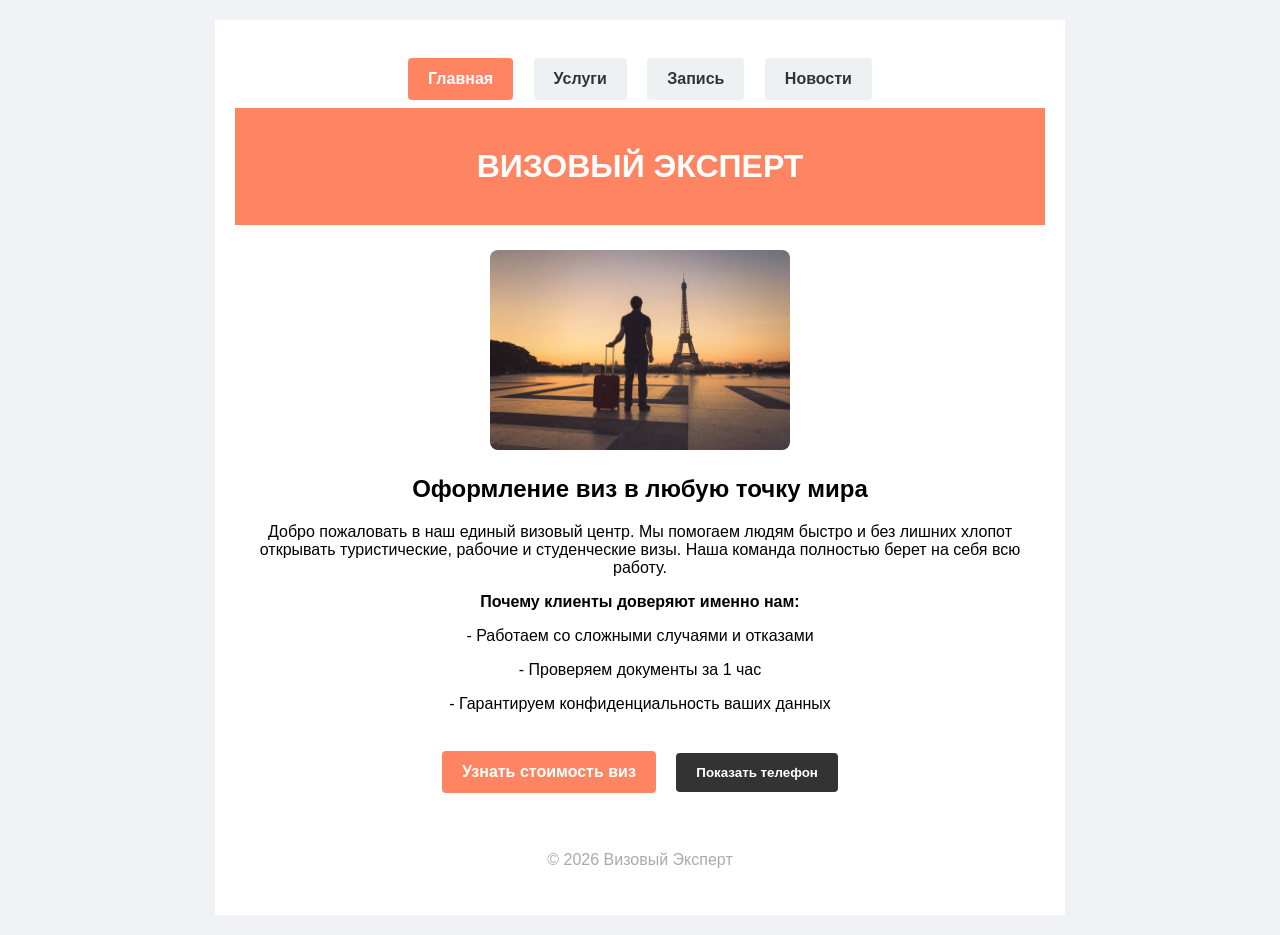
<file: index.html>
<!DOCTYPE html>
<html>
<head>
    <meta charset="UTF-8">
    <title>Визовый Эксперт — Главная</title>
    <link rel="stylesheet" href="style.css">
</head>
<body>
    <div class="main-wrapper">
        <div class="menu">
            <a href="index.html" class="button active">Главная</a>
            <a href="catalog.html" class="button">Услуги</a>
            <a href="contacts.html" class="button">Запись</a>
            <a href="news.html" class="button">Новости</a>
        </div>

        <div class="hero-banner">
            <h1>ВИЗОВЫЙ ЭКСПЕРТ</h1>
        </div>
        <img src="main_banner.jpg" alt="Визовый центр" class="page-img">

        <h2>Оформление виз в любую точку мира</h2>
        <p>Добро пожаловать в наш единый визовый центр. Мы помогаем людям быстро и без лишних хлопот открывать туристические, рабочие и студенческие визы. Наша команда полностью берет на себя всю работу.</p>
        
        <p><b>Почему клиенты доверяют именно нам:</b></p>
        <p>- Работаем со сложными случаями и отказами</p>
        <p>- Проверяем документы за 1 час</p>
        <p>- Гарантируем конфиденциальность ваших данных</p>

        <div style="margin-top: 30px;">
            <a href="catalog.html" class="action-btn">Узнать стоимость виз</a>
            <button onclick="alert('Наш телефон: +7 963 766 80 83. Звоните с 9:00 до 23:00')" class="action-btn" style="background-color: #333;">Показать телефон</button>
        </div>
        <p style="color: #aaa; margin-top: 50px;">© 2026 Визовый Эксперт</p>
    </div>
</body>
</html>
</file>
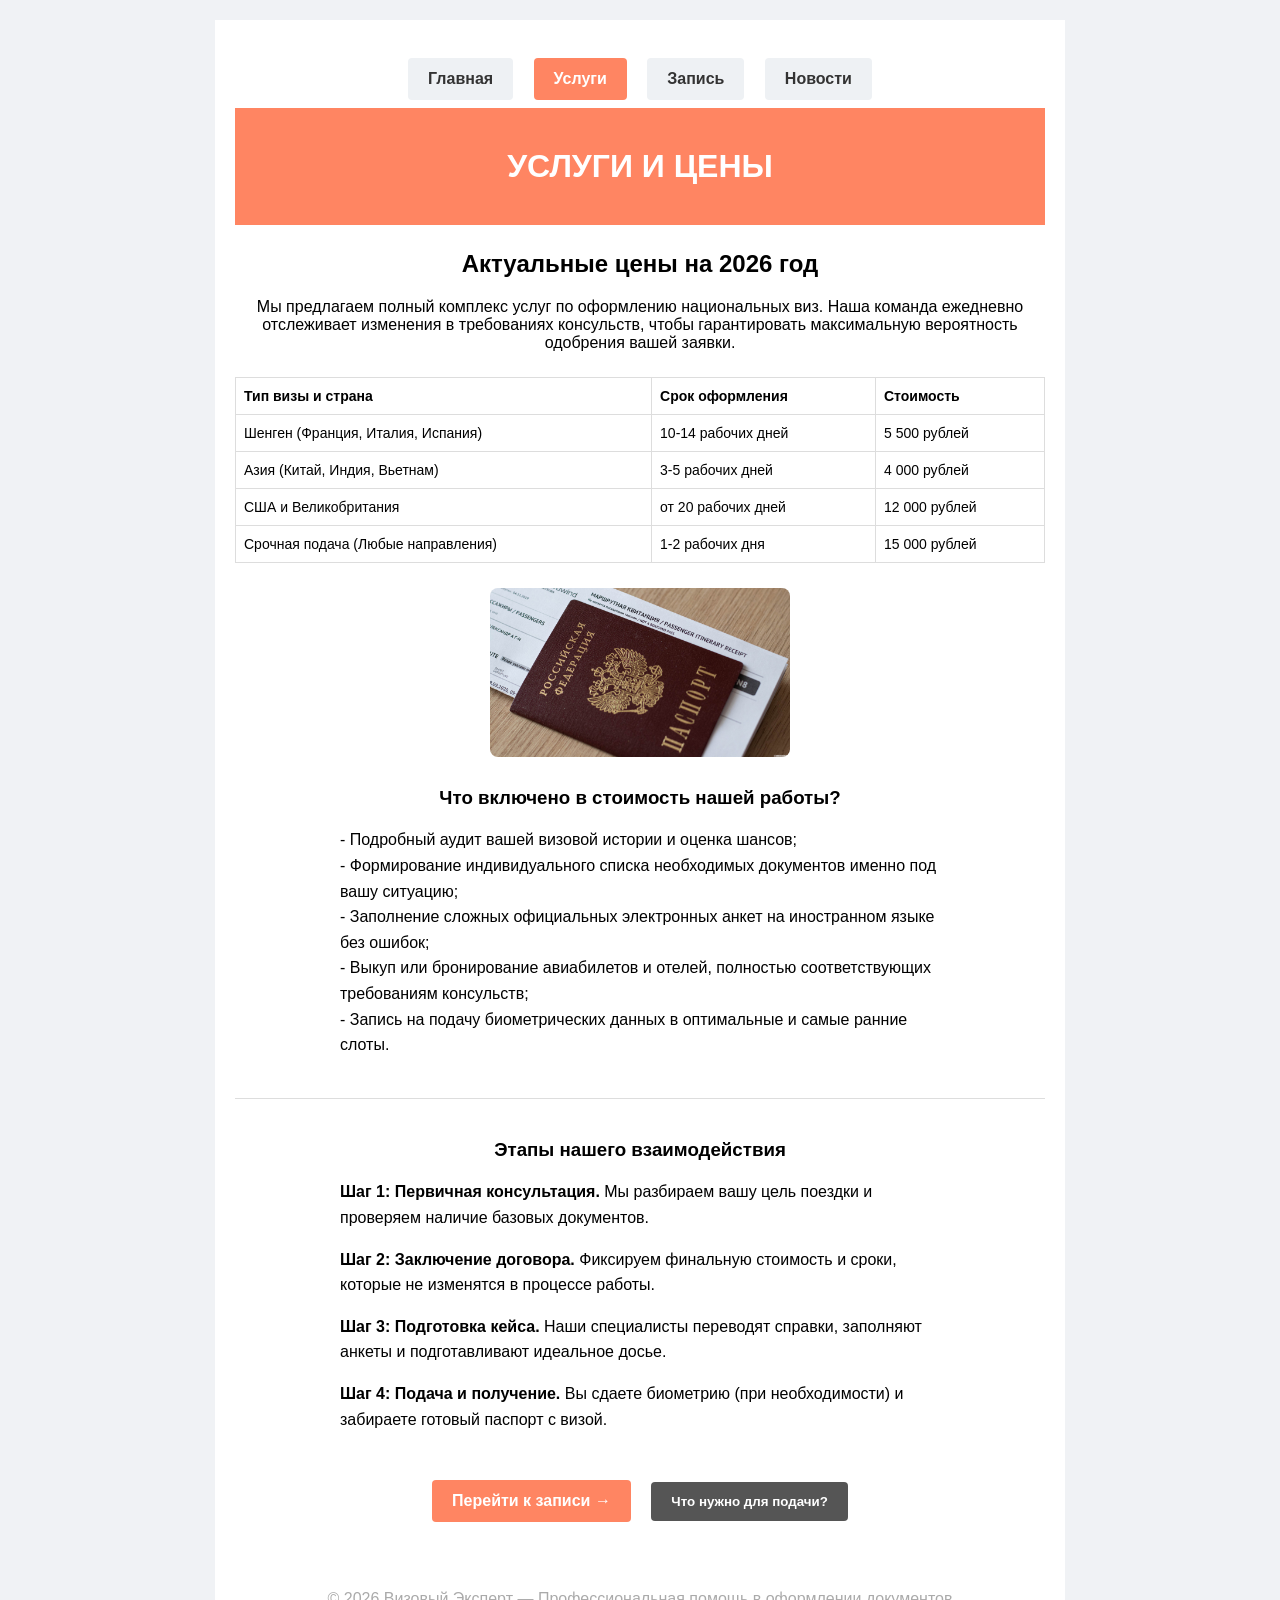
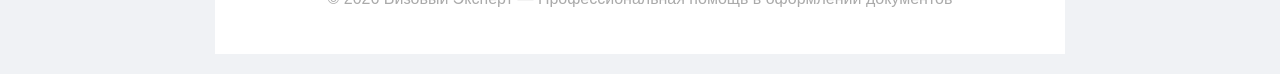
<file: catalog.html>
<!DOCTYPE html>
<html>
<head>
    <meta charset="UTF-8">
    <title>Визовый Эксперт — Услуги и Цены</title>
    <link rel="stylesheet" href="style.css">
</head>
<body>
    <div class="main-wrapper">
        <div class="menu">
            <a href="index.html" class="button">Главная</a>
            <a href="catalog.html" class="button active">Услуги</a>
            <a href="contacts.html" class="button">Запись</a>
            <a href="news.html" class="button">Новости</a>
        </div>

        <div class="hero-banner">
            <h1>УСЛУГИ И ЦЕНЫ</h1>
        </div>

        <h2>Актуальные цены на 2026 год</h2>
        <p>Мы предлагаем полный комплекс услуг по оформлению национальных виз. Наша команда ежедневно отслеживает изменения в требованиях консульств, чтобы гарантировать максимальную вероятность одобрения вашей заявки.</p>

        <table>
            <tr>
                <th>Тип визы и страна</th>
                <th>Срок оформления</th>
                <th>Стоимость</th>
            </tr>
            <tr>
                <td>Шенген (Франция, Италия, Испания)</td>
                <td>10-14 рабочих дней</td>
                <td>5 500 рублей</td>
            </tr>
            <tr>
                <td>Азия (Китай, Индия, Вьетнам)</td>
                <td>3-5 рабочих дней</td>
                <td>4 000 рублей</td>
            </tr>
            <tr>
                <td>США и Великобритания</td>
                <td>от 20 рабочих дней</td>
                <td>12 000 рублей</td>
            </tr>
            <tr>
                <td>Срочная подача (Любые направления)</td>
                <td>1-2 рабочих дня</td>
                <td>15 000 рублей</td>
            </tr>
        </table>

        <img src="documents.jpg" alt="Документы на визу" class="page-img">

        <h3 style="margin-top: 30px;">Что включено в стоимость нашей работы?</h3>
        <p style="text-align: left; line-height: 1.6; max-width: 600px; margin: 0 auto 20px auto;">
            - Подробный аудит вашей визовой истории и оценка шансов;<br>
            - Формирование индивидуального списка необходимых документов именно под вашу ситуацию;<br>
            - Заполнение сложных официальных электронных анкет на иностранном языке без ошибок;<br>
            - Выкуп или бронирование авиабилетов и отелей, полностью соответствующих требованиям консульств;<br>
            - Запись на подачу биометрических данных в оптимальные и самые ранние слоты.
        </p>

        <hr style="border: 0; border-top: 1px solid #ddd; margin: 40px 0;">

        <h3>Этапы нашего взаимодействия</h3>
        <div style="text-align: left; max-width: 600px; margin: 0 auto 30px auto; line-height: 1.6;">
            <p><b>Шаг 1: Первичная консультация.</b> Мы разбираем вашу цель поездки и проверяем наличие базовых документов.</p>
            <p><b>Шаг 2: Заключение договора.</b> Фиксируем финальную стоимость и сроки, которые не изменятся в процессе работы.</p>
            <p><b>Шаг 3: Подготовка кейса.</b> Наши специалисты переводят справки, заполняют анкеты и подготавливают идеальное досье.</p>
            <p><b>Шаг 4: Подача и получение.</b> Вы сдаете биометрию (при необходимости) и забираете готовый паспорт с визой.</p>
        </div>

        <div style="margin-top: 40px;">
            <a href="contacts.html" class="action-btn">Перейти к записи &rarr;</a>
            <button onclick="alert('Список документов: Загранпаспорт (срок действия от 3 мес. после поездки), 2 цветных фото 3.5х4.5, справка с работы с указанием оклада, выписка из банка об остатке на счете.')" class="action-btn" style="background-color: #555;">Что нужно для подачи?</button>
        </div>

        <p style="color: #aaa; margin-top: 60px;">© 2026 Визовый Эксперт — Профессиональная помощь в оформлении документов</p>
    </div>
</body>
</html>
</file>
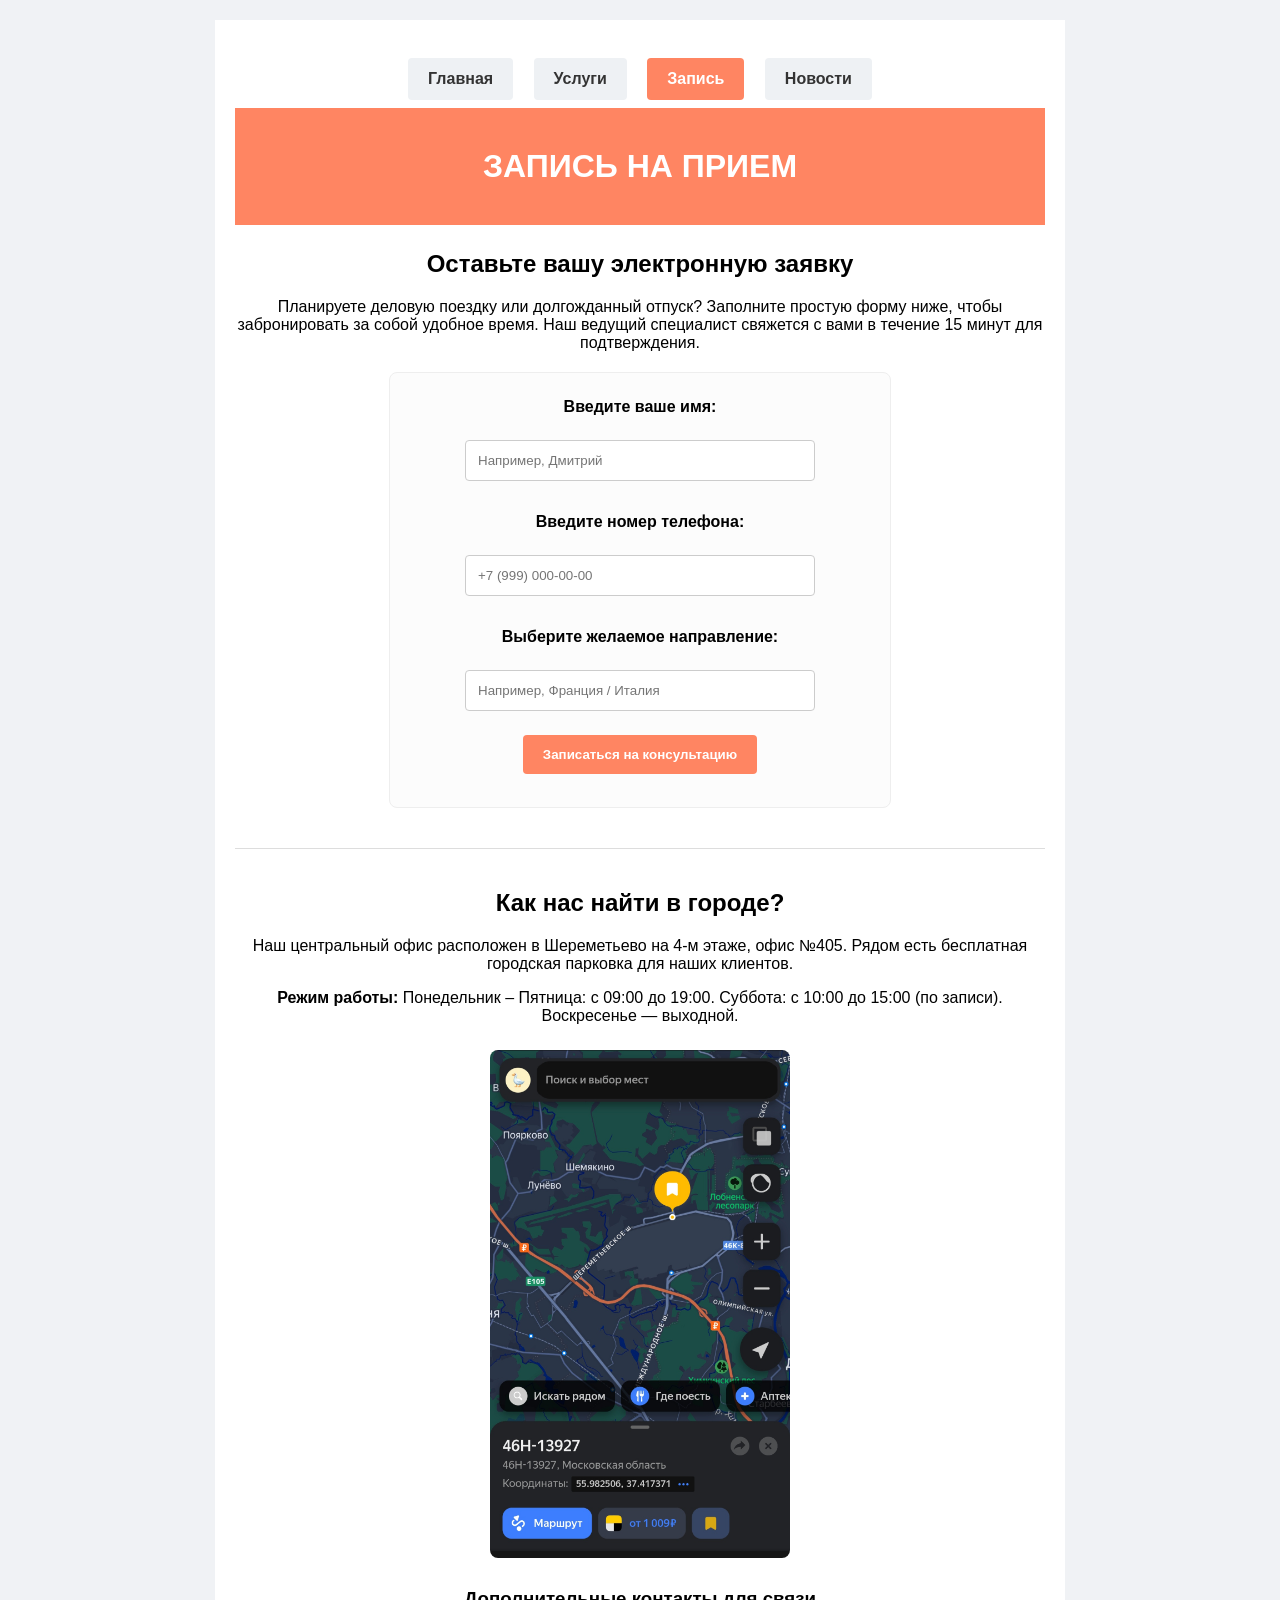
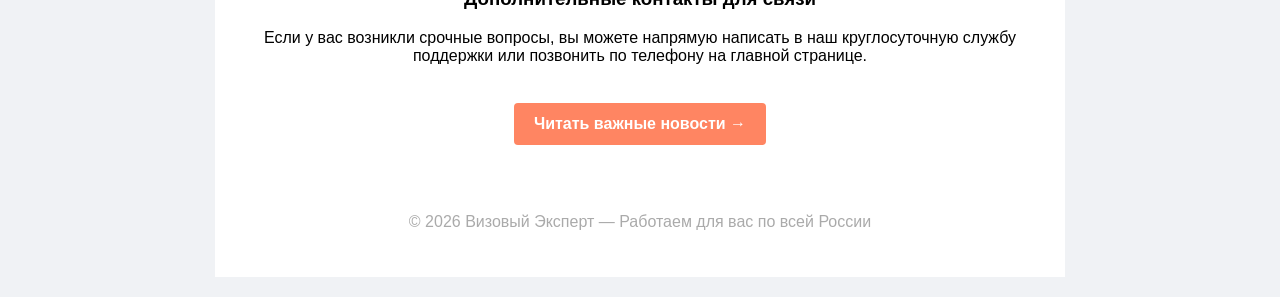
<file: contacts.html>
<!DOCTYPE html>
<html>
<head>
    <meta charset="UTF-8">
    <title>Визовый Эксперт — Запись</title>
    <link rel="stylesheet" href="style.css">
</head>
<body>
    <div class="main-wrapper">
        <div class="menu">
            <a href="index.html" class="button">Главная</a>
            <a href="catalog.html" class="button">Услуги</a>
            <a href="contacts.html" class="button active">Запись</a>
            <a href="news.html" class="button">Новости</a>
        </div>

        <div class="hero-banner">
            <h1>ЗАПИСЬ НА ПРИЕМ</h1>
        </div>

        <h2>Оставьте вашу электронную заявку</h2>
        <p>Планируете деловую поездку или долгожданный отпуск? Заполните простую форму ниже, чтобы забронировать за собой удобное время. Наш ведущий специалист свяжется с вами в течение 15 минут для подтверждения.</p>

        <form style="background-color: #fcfcfc; padding: 25px; border: 1px solid #eee; border-radius: 8px; max-width: 450px; margin: 20px auto;">
            <p style="margin-top: 0; font-weight: bold;">Введите ваше имя:</p>
            <input type="text" placeholder="Например, Дмитрий">
            
            <p style="font-weight: bold;">Введите номер телефона:</p>
            <input type="text" placeholder="+7 (999) 000-00-00">
            
            <p style="font-weight: bold;">Выберите желаемое направление:</p>
            <input type="text" placeholder="Например, Франция / Италия">
            
            <br>
            <button type="button" class="submit-btn" onclick="window.location.href='https://t.me/dimonDagon';">
                Записаться на консультацию
            </button>
        </form>

        <hr style="border: 0; border-top: 1px solid #ddd; margin: 40px 0;">

        <h2>Как нас найти в городе?</h2>
        <p>Наш центральный офис расположен в Шереметьево на 4-м этаже, офис №405. Рядом есть бесплатная городская парковка для наших клиентов.</p>
        <p><b>Режим работы:</b> Понедельник – Пятница: с 09:00 до 19:00. Суббота: с 10:00 до 15:00 (по записи). Воскресенье — выходной.</p>

        <img src="office_map.jpg" alt="Наш офис на карте" class="page-img">

        <h3 style="margin-top: 30px;">Дополнительные контакты для связи</h3>
        <p>Если у вас возникли срочные вопросы, вы можете напрямую написать в наш круглосуточную службу поддержки или позвонить по телефону на главной странице.</p>

        <div style="margin-top: 30px;">
            <a href="news.html" class="action-btn">Читать важные новости &rarr;</a>
        </div>

        <p style="color: #aaa; margin-top: 60px;">© 2026 Визовый Эксперт — Работаем для вас по всей России</p>
    </div>
</body>
</html>
</file>
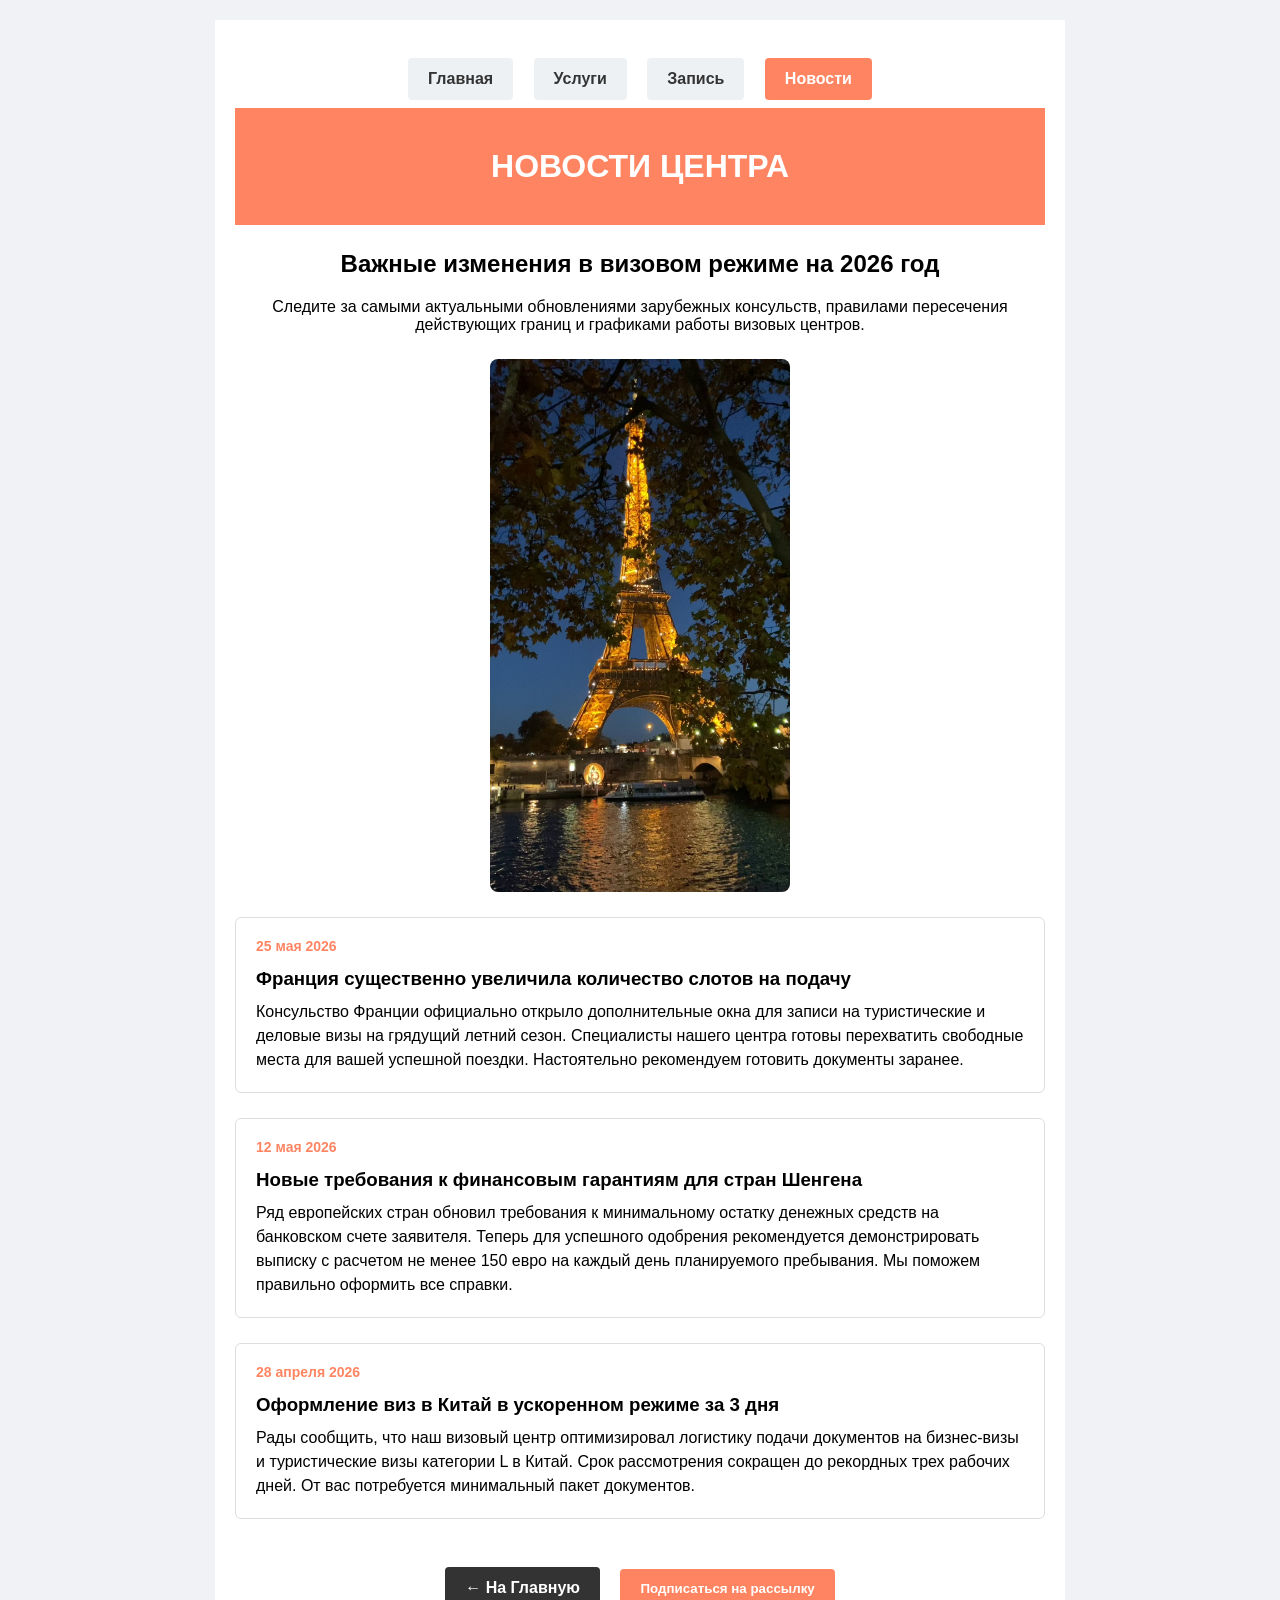
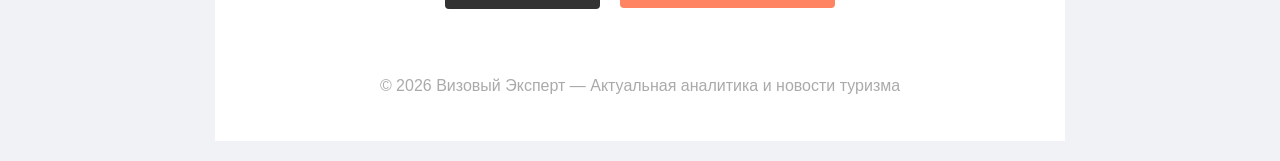
<file: news.html>
<!DOCTYPE html>
<html>
<head>
    <meta charset="UTF-8">
    <title>Визовый Эксперт — Новости центра</title>
    <link rel="stylesheet" href="style.css">
</head>
<body>
    <div class="main-wrapper">
        <div class="menu">
            <a href="index.html" class="button">Главная</a>
            <a href="catalog.html" class="button">Услуги</a>
            <a href="contacts.html" class="button">Запись</a>
            <a href="news.html" class="button active">Новости</a>
        </div>

        <div class="hero-banner">
            <h1>НОВОСТИ ЦЕНТРА</h1>
        </div>

        <h2>Важные изменения в визовом режиме на 2026 год</h2>
        <p>Следите за самыми актуальными обновлениями зарубежных консульств, правилами пересечения действующих границ и графиками работы визовых центров.</p>

        <img src="news_france.jpg" alt="Подача документов во Францию" class="page-img">

        <div style="border: 1px solid #ddd; padding: 20px; margin: 25px 0; text-align: left; border-radius: 6px;">
            <p style="color: #ff8562; font-weight: bold; font-size: 14px; margin-top: 0;">25 мая 2026</p>
            <h3 style="margin: 5px 0 10px 0;">Франция существенно увеличила количество слотов на подачу</h3>
            <p style="margin: 0; line-height: 1.5;">Консульство Франции официально открыло дополнительные окна для записи на туристические и деловые визы на грядущий летний сезон. Специалисты нашего центра готовы перехватить свободные места для вашей успешной поездки. Настоятельно рекомендуем готовить документы заранее.</p>
        </div>

        <div style="border: 1px solid #ddd; padding: 20px; margin: 25px 0; text-align: left; border-radius: 6px;">
            <p style="color: #ff8562; font-weight: bold; font-size: 14px; margin-top: 0;">12 мая 2026</p>
            <h3 style="margin: 5px 0 10px 0;">Новые требования к финансовым гарантиям для стран Шенгена</h3>
            <p style="margin: 0; line-height: 1.5;">Ряд европейских стран обновил требования к минимальному остатку денежных средств на банковском счете заявителя. Теперь для успешного одобрения рекомендуется демонстрировать выписку с расчетом не менее 150 евро на каждый день планируемого пребывания. Мы поможем правильно оформить все справки.</p>
        </div>

        <div style="border: 1px solid #ddd; padding: 20px; margin: 25px 0; text-align: left; border-radius: 6px;">
            <p style="color: #ff8562; font-weight: bold; font-size: 14px; margin-top: 0;">28 апреля 2026</p>
            <h3 style="margin: 5px 0 10px 0;">Оформление виз в Китай в ускоренном режиме за 3 дня</h3>
            <p style="margin: 0; line-height: 1.5;">Рады сообщить, что наш визовый центр оптимизировал логистику подачи документов на бизнес-визы и туристические визы категории L в Китай. Срок рассмотрения сокращен до рекордных трех рабочих дней. От вас потребуется минимальный пакет документов.</p>
        </div>

        <div style="margin-top: 40px; padding-bottom: 20px;">
            <a href="index.html" class="action-btn" style="background-color: #333;">&larr; На Главную</a>
            <button onclick="alert('Благодарим вас! Вы успешно подписались на СМС и Email рассылку экстренных новостей визового центра.')" class="action-btn">Подписаться на рассылку</button>
        </div>

        <p style="color: #aaa; margin-top: 40px;">© 2026 Визовый Эксперт — Актуальная аналитика и новости туризма</p>
    </div>
</body>
</html>
</file>
<file: style.css>
/* 1. Общие настр */
body {
    font-family: Arial, sans-serif;
    background-color: #f0f2f5;
    margin: 0;
    padding: 20px 10px; /* отступ по бокам (телефон) */
    text-align: center;
}
/* 2. блок-контейнер */
.main-wrapper {
    max-width: 850px;   /* фиксированную ширину */
    width: 100%;
    margin: 0 auto;
    background-color: white;
    padding: 30px 20px;
    box-sizing: border-box; /* блок предела экрана */
}
/* 3. оранжевая шапка */
.hero-banner {
    background-color: #ff8562;
    color: white;
    padding: 40px 15px;
    margin-bottom: 25px;
}
.hero-banner h1 {
    margin: 0;
    font-size: 32px;
}
/* 4. стили кнопок */
.button, .action-btn, .submit-btn {
    background-color: #ff8562;
    color: white;
    padding: 12px 20px;
    text-decoration: none;
    display: inline-block;
    margin: 8px;
    font-weight: bold;
    border: none;
    cursor: pointer;
    border-radius: 4px;
}
/* 5. кнопки верхнего меню */
.menu .button {
    background-color: #eef1f4;
    color: #333;
}
/* 6. активная кнопка меню */
.menu .button.active {
    background-color: #ff8562;
    color: white;
}
/* 7. таблица */
table {
    width: 100%;
    border-collapse: collapse;
    margin: 25px 0;
    font-size: 14px;
}
th, td {
    border: 1px solid #ddd;
    padding: 10px 8px;
    text-align: left;
}
/* 8. поля для данных */
input {
    width: 100%;
    max-width: 350px; /* уменьш под телефон, но не становятся большими на ПК */
    padding: 12px;
    margin: 8px 0 16px 0;
    border: 1px solid #ccc;
    border-radius: 4px;
    box-sizing: border-box;
}
/* 9. размер картинок */
.page-img {
    width: 300px !important;
    max-width: 100% !important;  /* для телефона */
    height: auto !important;     /* сохраняет пропорции */
    margin: 25px auto !important;/* отступы сверху и снизу */
    border-radius: 8px;          /* скругленные края */
    display: block !important;   /* отдельная строчка */
}
</file>
